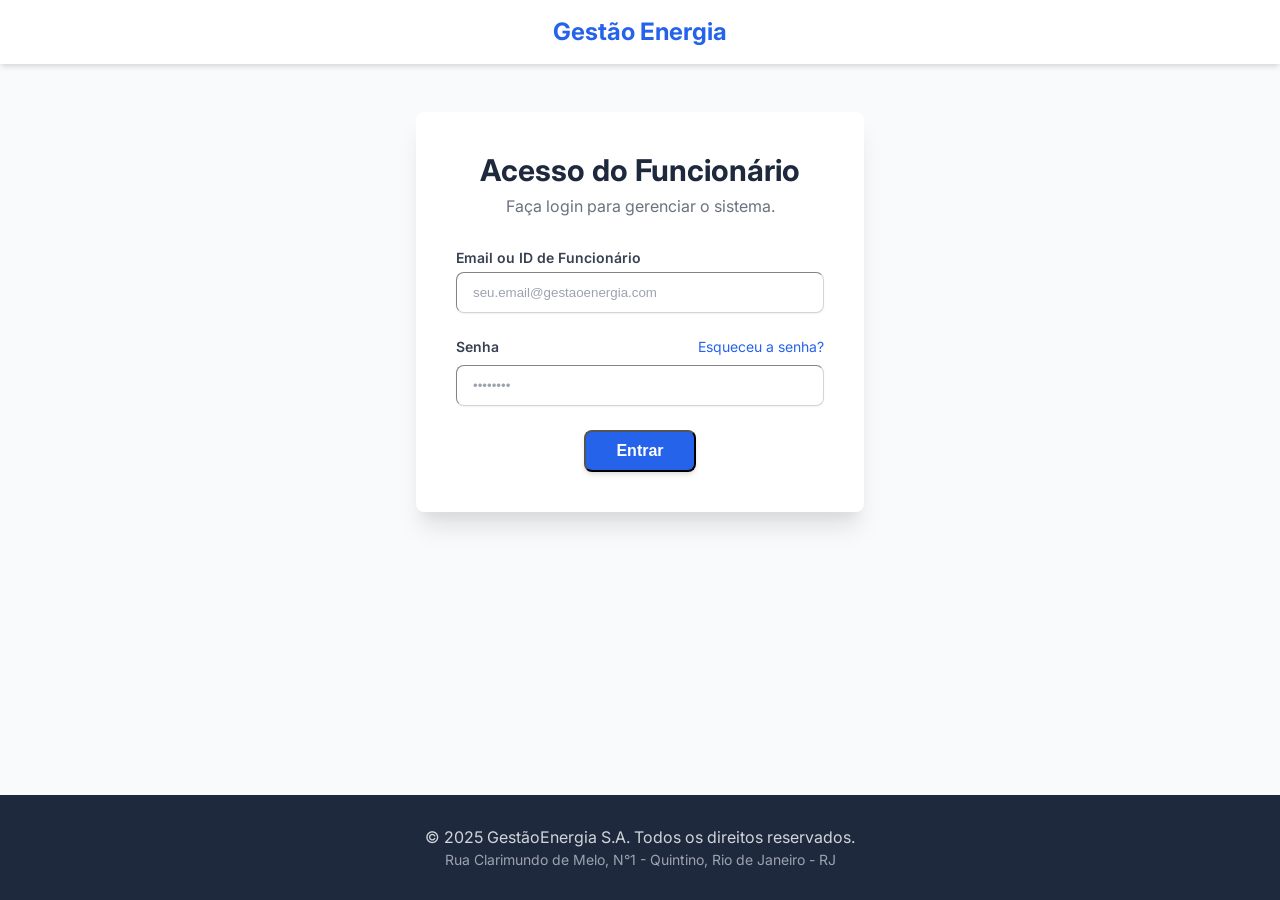
<file: php/index.html>
<!DOCTYPE html>
<html lang="pt-BR">
<head>
    <meta charset="UTF-8">
    <meta name="viewport" content="width=device-width, initial-scale=1.0">
    <title>Login - Gestão de Consumo de Energia</title>
    <!-- Link para o arquivo CSS centralizado -->
    <link rel="stylesheet" href="style.css">
    
    <!-- Fonte importada no CSS, mas podemos manter aqui também -->
    <link href="https://fonts.googleapis.com/css2?family=Inter:wght@400;500;600;700&display=swap" rel="stylesheet">
</head>
<body class="page-login">

    <header class="header-principal">
        <nav class="container">
            <div class="nav-content" id="nav-logo">
                <div class="logo-container">
                    <a href="#" class="logo-link">
                        Gestão Energia
                    </a>
                </div>
                
                <!-- Botão do menu mobile (funcionalidade JS não implementada) -->
                <div class="mobile-menu-toggle">
                    <button class="mobile-menu-btn">
                        <svg class="icon-svg" stroke="currentColor" fill="none" viewBox="0 0 24 24">
                            <path stroke-linecap="round" stroke-linejoin="round" stroke-width="2" d="M4 6h16M4 12h16m-7 6h7" />
                        </svg>
                    </button>
                </div>
            </div>
        </nav>
    </header>

    <main class="main-content container">
        
        <div class="login-card">
            <h2 class="login-title">
                Acesso do Funcionário
            </h2>
            <p class="login-subtitle">
                Faça login para gerenciar o sistema.
            </p>

            <!-- O formulário aponta para indexhome.html -->
            <form action="indexhome.html" method="GET">
                <div class="form-spacing">
                    
                    <div>
                        <label for="email" class="form-label">
                            Email ou ID de Funcionário
                        </label>
                        <input type="email" id="email" name="email" 
                               autocomplete="email"
                               required
                               placeholder="seu.email@gestaoenergia.com"
                               class="form-input">
                    </div>

                    <div>
                        <div class="form-row-between">
                            <label for="password" class="form-label">
                                Senha
                            </label>
                            <a href="#" class="form-link">
                                Esqueceu a senha?
                            </a>
                        </div>
                        <input type="password" id="password" name="password" 
                               autocomplete="current-password"
                               required
                               minlength="8"
                               placeholder="&bull;&bull;&bull;&bull;&bull;&bull;&bull;&bull;"
                               class="form-input">
                    </div>

                    <div>
                        <button type="submit" class="btn-primary" id="btn-entrar">
                            Entrar
                        </button>
                    </div>

                </div>
            </form>
        </div>

    </main>

    <footer class="footer-principal">
        <div class="container footer-content">
            <p>&copy; 2025 GestãoEnergia S.A. Todos os direitos reservados.</p>
            <p class="footer-address">
                Rua Clarimundo de Melo, N°1 - Quintino, Rio de Janeiro - RJ
            </p>
        </div>
    </footer>

</body>
</html>
</file>
<file: php/style.css>
/* * ARQUIVO DE ESTILO PRINCIPAL
 * Versão limpa para corrigir erros de formatação (espaços inválidos).
 */

/* === RESET BÁSICO E CONFIGURAÇÕES GLOBAIS === */
* {
    box-sizing: border-box;
    margin: 0;
    padding: 0;
}

html {
    -webkit-font-smoothing: antialiased;
    -moz-osx-font-smoothing: grayscale;
}

body {
    font-family: 'Inter', sans-serif;
    display: flex;
    flex-direction: column;
    min-height: 100vh;
    background-color: #f9fafb; /* bg-gray-50 */
    color: #374151; /* text-gray-700 (default) */
}

main {
    flex-grow: 1;
}

a {
    color: inherit;
    text-decoration: none;
}

/* === CLASSE UTILITÁRIA: CONTAINER === */
.container {
    width: 100%;
    margin-left: auto;
    margin-right: auto;
    padding-left: 1rem;  /* 16px */
    padding-right: 1rem;
}
@media (min-width: 640px) { /* sm */
    .container {
        max-width: 640px;
        padding-left: 1.5rem; /* 24px */
        padding-right: 1.5rem;
    }
}
@media (min-width: 768px) { /* md */
    .container {
        max-width: 768px;
    }
}
@media (min-width: 1024px) { /* lg */
    .container {
        max-width: 1024px;
        padding-left: 2rem; /* 32px */
        padding-right: 2rem;
    }
}
@media (min-width: 1280px) { /* xl */
    .container {
        max-width: 1280px;
    }
}
@media (min-width: 1536px) { /* 2xl */
    .container {
        max-width: 1536px;
    }
}


/* === COMPONENTES COMPARTILHADOS (HEADER/FOOTER) === */

/* --- Header --- */
.header-principal {
    background-color: #ffffff;
    box-shadow: 0 4px 6px -1px rgba(0, 0, 0, 0.1), 0 2px 4px -1px rgba(0, 0, 0, 0.06); /* shadow-md */
    position: sticky;
    top: 0;
    z-index: 40; /* z-40 (gerenciar) */
}

.nav-content {
    display: flex;
    justify-content: space-between; /* Padrão (home/gerenciar) */
    align-items: center;
    height: 4rem; /* h-16 */
}
#nav-logo{
    justify-content: center;
}
.nav-content--centered {
    justify-content: center; /* Modificador (login) */
}

.logo-container {
    flex-shrink: 0;
}

.logo-link {
    font-size: 1.5rem; /* text-2xl */
    line-height: 2rem;
    font-weight: 700; /* font-bold */
    color: #2563eb; /* text-blue-600 */
}

/* --- Links de Navegação (Home/Gerenciar) --- */
.nav-links {
    display: none; /* hidden */
    align-items: center;
}
.nav-links > * + * { /* space-x-6 */
    margin-left: 1.5rem;
}
@media (min-width: 768px) { /* md:flex */
    .nav-links {
        display: flex;
    }
}

.nav-link {
    color: #374151; /* text-gray-700 */
    padding: 0.5rem 0.75rem; /* px-3 py-2 */
    border-radius: 0.375rem; /* rounded-md */
    font-size: 0.875rem; /* text-sm */
    font-weight: 500; /* font-medium */
    transition: color 0.2s, background-color 0.2s; /* transition-colors */
}
.nav-link:hover {
    color: #2563eb; /* hover:text-blue-600 */
    background-color: #f3f4f6; /* hover:bg-gray-100 */
}
.nav-link--active {
    color: #2563eb; /* text-blue-600 */
    font-weight: 600; /* font-semibold */
}
.nav-link--active:hover {
     background-color: #f3f4f6; /* hover:bg-gray-100 */
}
.nav-link--logout:hover {
    color: #dc2626; /* hover:text-red-600 */
    background-color: transparent;
}

/* --- Menu Mobile --- */
.mobile-menu-toggle {
    display: flex;
    align-items: center;
}
.mobile-menu-btn {
    color: #4b5563; /* text-gray-600 */
    padding: 0.5rem; /* p-2 */
    border-radius: 0.375rem; /* rounded-md */
    border: none;
    background: none;
    cursor: pointer;
}
.mobile-menu-btn:hover {
    color: #1f293d; /* hover:text-gray-800 */
}
.mobile-menu-btn:focus {
    outline: 2px solid transparent;
    outline-offset: 2px;
    box-shadow: 0 0 0 2px #3b82f6; /* focus:ring-2 focus:ring-blue-500 */
}
.icon-svg {
    height: 1.5rem; /* h-6 */
    width: 1.5rem; /* w-6 */
}
@media (min-width: 768px) { /* md:hidden */
    .mobile-menu-toggle {
        display: none;
    }
}

/* --- Footer --- */
.footer-principal {
    background-color: #1f293d; /* bg-gray-800 */
    color: #d1d5db; /* text-gray-300 */
    padding: 2rem 0; /* py-8 */
    margin-top: auto; /* mt-auto */
}
.footer-content {
    text-align: center;
}
.footer-address {
    font-size: 0.875rem; /* text-sm */
    color: #9ca3af; /* text-gray-400 */
    margin-top: 0.25rem; /* mt-1 */
}

/* === LAYOUT PRINCIPAL === */
.main-content {
    flex-grow: 1;
    padding-top: 3rem; /* py-12 */
    padding-bottom: 3rem;
}
.main-content--centered {
    display: flex;
    align-items: center;
    justify-content: center;
}

/* === BOTÕES REUTILIZÁVEIS === */
.btn {
    display: inline-block;
    font-weight: 600; /* font-semibold */
    padding: 0.625rem 1.25rem; /* px-5 py-2.5 (gerenciar) */
    border: none;
    border-radius: 0.5rem; /* rounded-lg */
    cursor: pointer;
    transition: background-color 0.2s, opacity 0.2s;
    text-align: center;
}
.btn-block {
    display: block;
    width: 100%;
    padding: 0.75rem 1.5rem; /* px-6 py-3 (login) */
}
.btn:disabled {
    opacity: 0.5;
    cursor: not-allowed;
}

/* Cores dos Botões */
.btn-primary {
    background-color: #2563eb; /* bg-blue-600 */
    color: #ffffff; /* text-white */
    box-shadow: 0 4px 6px -1px rgba(0, 0, 0, 0.1), 0 2px 4px -1px rgba(0, 0, 0, 0.06); /* shadow-md */
    padding: 10px 30px;
    border-radius: 8px;
    font-weight: 600; /* font-semibold */
    font-size: 1rem;
    
    
    /* shadow-md */
}
#btn-entrar{
    display: block;

    margin: 0 auto;
}

.btn-primary:hover {
    background-color: #1d4ed8; /* hover:bg-blue-700 */
}

.btn-secondary {
    background-color: #e5e7eb; /* bg-gray-200 */
    color: #374151; /* text-gray-700 */
}
.btn-secondary:hover {
    background-color: #d1d5db; /* hover:bg-gray-300 */
}

.btn-secondary-disabled {
    background-color: #9ca3af; /* bg-gray-400 */
    color: #ffffff;
}

.btn-warning {
    background-color: #f59e0b; /* bg-yellow-500 */
    color: #ffffff;
}
.btn-warning:hover {
    background-color: #d97706; /* hover:bg-yellow-600 */
}

.btn-danger {
    background-color: #dc2626; /* bg-red-600 */
    color: #ffffff;
    box-shadow: 0 4px 6px -1px rgba(0, 0, 0, 0.1), 0 2px 4px -1px rgba(0, 0, 0, 0.06); /* shadow-md */
}
.btn-danger:hover {
    background-color: #b91c1c; /* hover:bg-red-700 */
}


/* === ESTILOS DA PÁGINA DE LOGIN (login.html) === */
.login-card {
    background-color: #ffffff;
    padding: 2rem; /* p-8 */
    border-radius: 0.5rem; /* rounded-lg */
    box-shadow: 0 20px 25px -5px rgba(0, 0, 0, 0.1), 0 10px 10px -5px rgba(0, 0, 0, 0.04); /* shadow-xl */
    width: 100%;
    max-width: 28rem; /* max-w-md */
    display: block;
    margin: auto;
     /* space-y-6 */
}
@media (min-width: 640px) { /* sm:p-10 */
    .login-card {
        padding: 2.5rem;
    }
}
.login-title {
    font-size: 1.875rem; /* text-3xl */
    line-height: 2.25rem;
    font-weight: 700; /* font-bold */
    text-align: center;
    color: #1f293d; /* text-gray-800 */
    margin-bottom: 0.5rem; /* mb-2 */
}
.login-subtitle {
    text-align: center;
    color: #6b7280; /* text-gray-500 */
    margin-bottom: 2rem; /* mb-8 */
}
.form-spacing > * + * {
    margin-top: 1.5rem; /* space-y-6 */
}
.form-label {
    display: block;
    font-size: 0.875rem; /* text-sm */
    line-height: 1.25rem;
    font-weight: 600; /* font-semibold */
    color: #374151; /* text-gray-700 */
    margin-bottom: 0.25rem; /* mb-1 */
}
.form-input {
    margin-top: 0.25rem; /* mt-1 */
    display: block;
    width: 100%;
    padding: 0.75rem 1rem; /* px-4 py-3 */
    border-width: 1px;
    border-color: #d1d5db; /* border-gray-300 */
    border-radius: 0.5rem; /* rounded-lg */
    box-shadow: 0 1px 2px 0 rgba(0, 0, 0, 0.05); /* shadow-sm */
    transition: border-color 0.15s ease-in-out, box-shadow 0.15s ease-in-out;
}
.form-input::placeholder {
    color: #9ca3af; /* placeholder-gray-400 */
}
.form-input:focus {
    outline: 2px solid transparent;
    outline-offset: 2px;
    border-color: #3b82f6; /* focus:border-blue-500 */
    box-shadow: 0 0 0 2px #3b82f6; /* focus:ring-2 focus:ring-blue-500 */
}
.form-row-between {
    display: flex;
    justify-content: space-between;
    align-items: baseline;
}
.form-link {
    font-size: 0.875rem; /* text-sm */
    color: #2563eb; /* text-blue-600 */
}
.form-link:hover {
    text-decoration: underline;
}


/* === ESTILOS DA PÁGINA HOME (indexhome.html) === */
.hero-section {
    text-align: center;
    background-color: #ffffff;
    padding: 2.5rem; /* p-10 */
    border-radius: 0.5rem; /* rounded-lg */
    box-shadow: 0 10px 15px -3px rgba(0, 0, 0, 0.1), 0 4px 6px -2px rgba(0, 0, 0, 0.05); /* shadow-lg */
    margin-bottom: 3rem; /* mb-12 */
}
@media (min-width: 768px) { /* md:p-16 */
    .hero-section {
        padding: 4rem;
    }
}
.hero-title {
    font-size: 2.25rem; /* text-4xl */
    line-height: 2.5rem;
    font-weight: 700; /* font-bold */
    color: #1f293d; /* text-gray-800 */
    margin-bottom: 1rem; /* mb-4 */
}
@media (min-width: 768px) { /* md:text-5xl */
    .hero-title {
        font-size: 3rem;
        line-height: 1;
    }
}
.hero-subtitle {
    font-size: 1.25rem; /* text-xl */
    line-height: 1.75rem;
    color: #4b5563; /* text-gray-600 */
    max-width: 48rem; /* max-w-3xl */
    margin-left: auto;
    margin-right: auto;
}
.content-section {
    background-color: #ffffff;
    padding: 2rem; /* p-8 */
    border-radius: 0.5rem; /* rounded-lg */
    box-shadow: 0 10px 15px -3px rgba(0, 0, 0, 0.1), 0 4px 6px -2px rgba(0, 0, 0, 0.05); /* shadow-lg */
    margin-bottom: 3rem; /* mb-12 */
}
.content-grid-two-cols {
    display: grid;
    gap: 2.5rem; /* gap-10 */
    align-items: center;
}
@media (min-width: 768px) { /* md:grid-cols-2 */
    .content-grid-two-cols {
        grid-template-columns: repeat(2, minmax(0, 1fr));
    }
}
.content-title {
    font-size: 1.875rem; /* text-3xl */
    line-height: 2.25rem;
    font-weight: 600; /* font-semibold */
    color: #374151; /* text-gray-700 */
    margin-bottom: 1.25rem; /* mb-5 */
}
.content-paragraph {
    color: #4b5563; /* text-gray-600 */
    margin-bottom: 1rem; /* mb-4 */
    line-height: 1.625; /* leading-relaxed */
}
.content-image {
    border-radius: 0.5rem; /* rounded-lg */
    box-shadow: 0 4px 6px -1px rgba(0, 0, 0, 0.1), 0 2px 4px -1px rgba(0, 0, 0, 0.06); /* shadow-md */
    width: 100%;
    height: auto; /* h-auto */
    object-fit: cover;
}
.content-text{
    display: flex;
    flex-direction: column;
    justify-content: center;
    align-items: center;
}
.section-title {
    font-size: 1.875rem; /* text-3xl */
    line-height: 2.25rem;
    font-weight: 600; /* font-semibold */
    color: #374151; /* text-gray-700 */
    margin-bottom: 2rem; /* mb-8 */
    text-align: center;
}
.features-grid {
    display: grid;
    gap: 2rem; /* gap-8 */
}
@media (min-width: 768px) { /* md:grid-cols-3 */
    .features-grid {
        grid-template-columns: repeat(3, minmax(0, 1fr));
    }
}
.feature-card {
    background-color: #ffffff;
    padding: 1.5rem; /* p-6 */
    border-radius: 0.5rem; /* rounded-lg */
    box-shadow: 0 10px 15px -3px rgba(0, 0, 0, 0.1), 0 4px 6px -2px rgba(0, 0, 0, 0.05); /* shadow-lg */
    transition: transform 300ms; /* transition-transform duration-300 */
}
.feature-card:hover {
    transform: scale(1.05); /* hover:scale-105 */
}
.feature-card-title {
    font-size: 1.25rem; /* text-xl */
    line-height: 1.75rem;
    font-weight: 600; /* font-semibold */
    color: #2563eb; /* text-blue-600 */
    margin-bottom: 0.75rem; /* mb-3 */
}
.feature-card-text {
    color: #4b5563; /* text-gray-600 */
}


/* === ESTILOS DA PÁGINA DE GERENCIAMENTO (gerenciar.html) === */

.page-title {
    font-size: 1.875rem; /* text-3xl */
    line-height: 2.25rem;
    font-weight: 700; /* font-bold */
    color: #1f293d; /* text-gray-800 */
    margin-bottom: 1.5rem; /* mb-6 */
}

/* --- Tabela --- */
.table-container {
    background-color: #ffffff;
    border-radius: 0.5rem; /* rounded-lg */
    box-shadow: 0 20px 25px -5px rgba(0, 0, 0, 0.1), 0 10px 10px -5px rgba(0, 0, 0, 0.04); /* shadow-xl */
    overflow-x: auto;
}

.data-table {
    min-width: 100%;
    border-collapse: collapse;
    /* (divide-y divide-gray-200) */
    border-spacing: 0;
}
.data-table thead {
    background-color: #f3f4f6; /* bg-gray-100 */
}
.data-table th {
    padding: 0.75rem 1.5rem; /* px-6 py-3 */
    text-align: left;
    font-size: 0.75rem; /* text-xs */
    font-weight: 500; /* font-medium */
    color: #6b7280; /* text-gray-500 */
    text-transform: uppercase;
    letter-spacing: 0.05em; /* tracking-wider */
}
.data-table tbody {
    background-color: #ffffff;
}
/* (divide-y divide-gray-200 para tbody e table) */
.data-table > tbody > tr:not(:last-child) {
    border-bottom: 1px solid #e5e7eb;
}

.data-table td {
    padding: 1rem 1.5rem; /* px-6 py-4 */
    white-space: nowrap;
    font-size: 0.875rem; /* text-sm */
    color: #374151; /* text-gray-700 */
}
.data-table td.data-id {
    font-weight: 500; /* font-medium */
    color: #111827; /* text-gray-900 */
}

/* Estilos da tabela do seu CSS */
.table-row-selectable {
    cursor: pointer;
    transition: background-color 0.2s ease;
}
.table-row-selectable:hover {
    background-color: #f9fafb; /* hover:bg-gray-50 */
}
.table-row-selected {
    background-color: #DBEAFE; /* bg-blue-100 */
}


/* --- Botões de Ação da Tabela --- */
.action-buttons {
    margin-top: 1.5rem; /* mt-6 */
    display: flex;
    flex-direction: column;
    gap: 0.75rem; /* space-y-3 */
}
.action-buttons .btn {
    width: 100%;
}

@media (min-width: 640px) { /* sm */
    .action-buttons {
        flex-direction: row;
        justify-content: flex-end;
        gap: 1rem; /* space-x-4 */
    }
    .action-buttons .btn {
        width: auto;
    }
}


/* --- Modais (Do seu CSS + Adições) --- */
.modal-overlay {
    position: fixed;
    inset: 0;
    z-index: 50;
    background-color: rgba(0, 0, 0, 0.6);
    display: flex;
    align-items: center;
    justify-content: center;

    opacity: 0;
    visibility: hidden;
    transition: opacity 0.3s ease, visibility 0.3s ease;
}
.modal-overlay.active {
    opacity: 1;
    visibility: visible;
}
.modal-box {
    background-color: white;
    padding: 1.5rem; /* p-6 */
    border-radius: 0.5rem;
    box-shadow: 0 10px 15px -3px rgba(0, 0, 0, 0.1), 0 4px 6px -2px rgba(0, 0, 0, 0.05);
    width: 100%;
    margin: 1rem;
    transform: scale(0.95);
    transition: transform 0.3s ease;
}
.modal-overlay.active .modal-box {
    transform: scale(1);
}

/* Modificadores de tamanho do Modal */
.modal-box-md {
    max-width: 28rem; /* max-w-md */
}
.modal-box-lg {
    max-width: 32rem; /* max-w-lg */
}


.modal-header {
    display: flex;
    justify-content: space-between;
    align-items: center;
    margin-bottom: 1.25rem; /* mb-5 */
}
.modal-title {
    font-size: 1.5rem; /* text-2xl */
    line-height: 2rem;
    font-weight: 600; /* font-semibold */
    color: #1f293d; /* text-gray-800 */
    margin-bottom: 0.5rem; /* mb-4 (delete modal) */
}
.btn-modal-close {
    color: #9ca3af; /* text-gray-400 */
    background: none;
    border: none;
    cursor: pointer;
    font-size: 1.25rem; /* text-3xl */
    line-height: 1;
    padding: 3px;
}
.btn-modal-close:hover {
    color: #374151; /* hover:text-gray-700 */
}

.modal-text {
    color: #4b5563; /* text-gray-600 */
    margin-bottom: 1.5rem; /* mb-6 */
}
.modal-text strong {
    font-weight: 600;
    color: #111827;
}

/* --- Formulário do Modal --- */
.form-grid {
    display: grid;
    grid-template-columns: 1fr; /* grid-cols-1 */
    gap: 1rem; /* gap-4 */
}
@media (min-width: 768px) { /* md:grid-cols-2 */
    .form-grid {
        grid-template-columns: repeat(2, minmax(0, 1fr));
    }
}
.form-label-modal {
    display: block;
    font-size: 0.875rem; /* text-sm */
    font-weight: 500; /* font-medium */
    color: #374151; /* text-gray-700 */
    margin-bottom: 0.25rem; /* mb-1 */
}
.form-input-modal {
    width: 100%;
    border: 1px solid #d1d5db; /* border border-gray-300 */
    padding: 0.5rem 0.75rem; /* px-3 py-2 */
    border-radius: 0.5rem; /* rounded-lg */
    transition: border-color 0.15s ease-in-out, box-shadow 0.15s ease-in-out;
}
.form-input-modal:focus {
    outline: 2px solid transparent;
    outline-offset: 2px;
    border-color: #3b82f6;
    box-shadow: 0 0 0 2px #3b82f6; /* focus:ring-2 focus:ring-blue-500 */
}

.modal-actions {
    margin-top: 1.5rem; /* mt-6 */
    display: flex;
    justify-content: flex-end;
    gap: 0.75rem; /* space-x-3 */
}
#erro
{
    padding: 5px;
    display: flex;
    justify-self: center;
}
</file>
